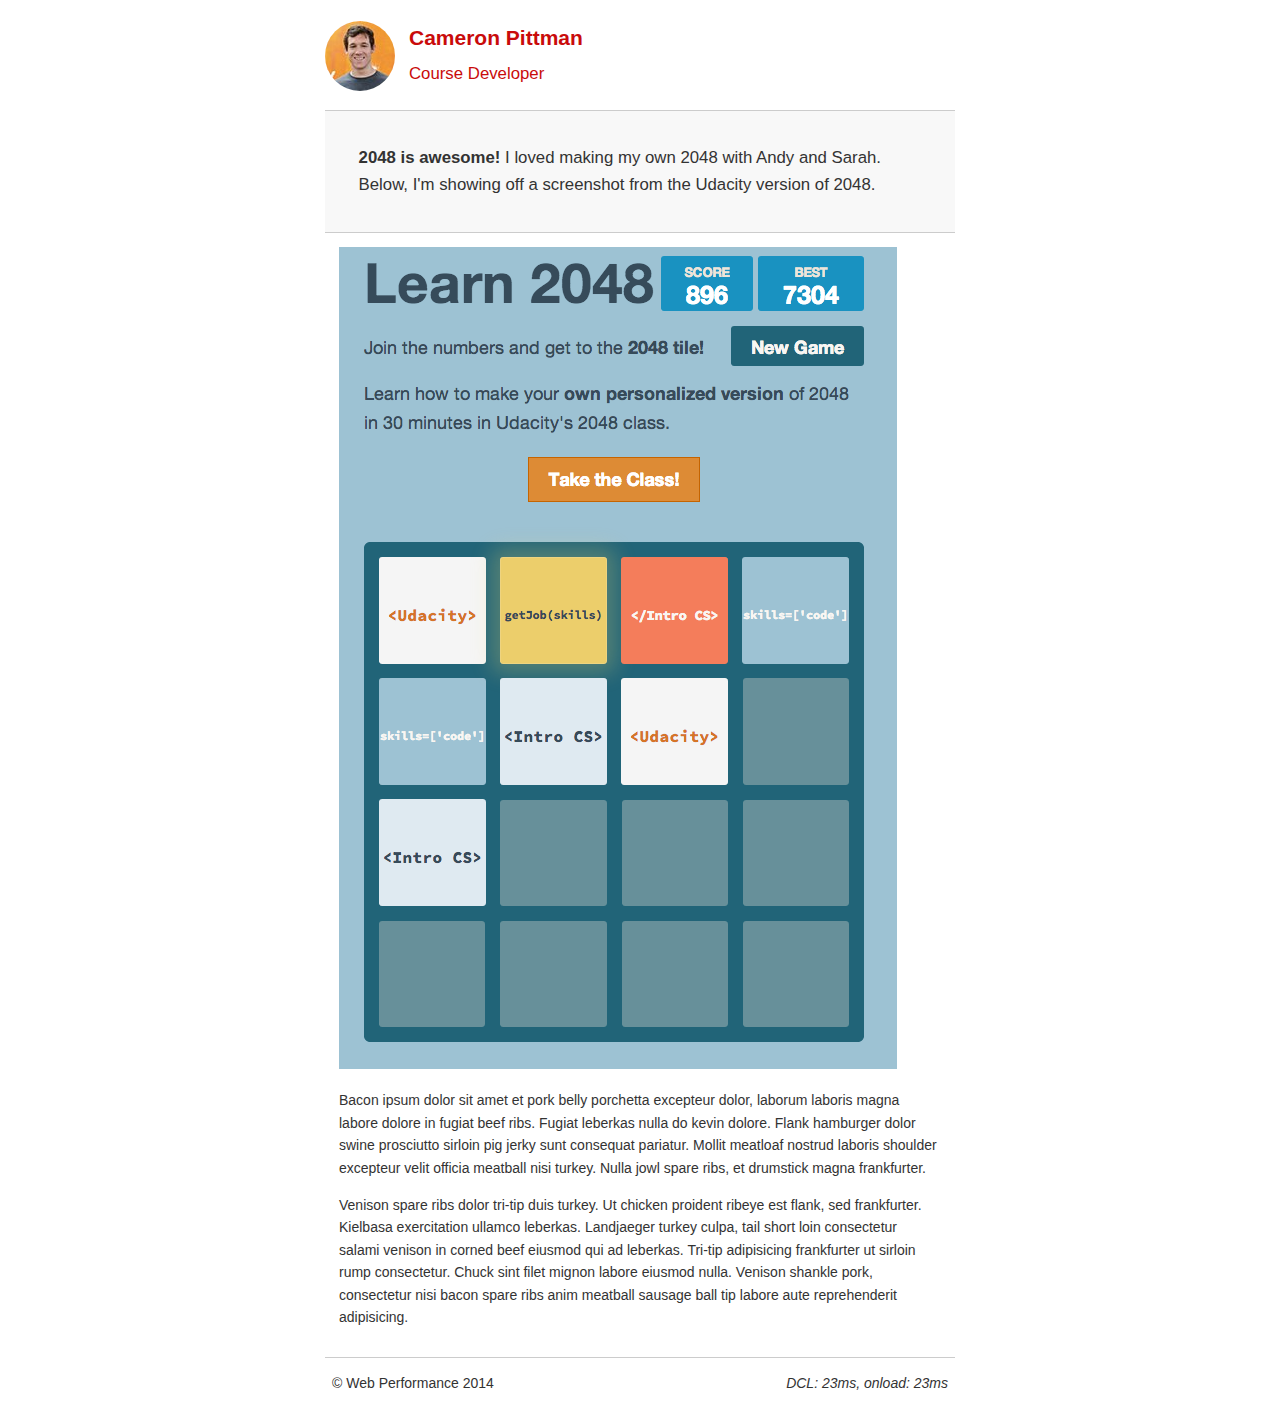
<file: project-2048.html>
<!DOCTYPE html>
<html lang="en">
  <head>
    <meta charset="utf-8">
    <meta name="viewport" content="width=device-width, initial-scale=1">
    <meta name="description" content=" FILL ME IN ">
    <meta name="author" content=" FILL ME IN ">
    <title>Cameron Pittman: Portfolio</title>

    <!-- Hmm, what is the impact of web fonts on speed? Measure it... -->
    <!-- <link href="//fonts.googleapis.com/css?family=Open+Sans:400,700" rel="stylesheet"> -->

    <link href="css/style.css" rel="stylesheet">
    <link href="css/print.css" rel="stylesheet">

    <script>
      (function(w,g){w['GoogleAnalyticsObject']=g;
      w[g]=w[g]||function(){(w[g].q=w[g].q||[]).push(arguments)};w[g].l=1*new Date();})(window,'ga');

      // Optional TODO: replace with your Google Analytics profile ID.
      ga('create', 'UA-XXXX-Y');
      ga('send', 'pageview');
    </script>
    <script src="//www.google-analytics.com/analytics.js"></script>
    <script src="js/perfmatters.js"></script>
  </head>

  <body>
    <header>
      <a href="/"><img src="img/profilepic.jpg"></a>
      <p>Cameron Pittman<br><span>Course Developer</span></p>
    </header>

    <div class="container">
      <div class="hero">
        <strong>2048 is awesome!</strong> I loved making my own 2048 with Andy and Sarah. Below, I'm showing off a screenshot from the Udacity version of 2048.
      </div>

      <div class="content">

        <img class="img-responsive" src="img/2048.png">

        <p>Bacon ipsum dolor sit amet et pork belly porchetta excepteur dolor, laborum laboris magna labore dolore in fugiat beef ribs. Fugiat leberkas nulla do kevin dolore. Flank hamburger dolor swine prosciutto sirloin pig jerky sunt consequat pariatur. Mollit meatloaf nostrud laboris shoulder excepteur velit officia meatball nisi turkey. Nulla jowl spare ribs, et drumstick magna frankfurter.</p>

        <p>Venison spare ribs dolor tri-tip duis turkey. Ut chicken proident ribeye est flank, sed frankfurter. Kielbasa exercitation ullamco leberkas. Landjaeger turkey culpa, tail short loin consectetur salami venison in corned beef eiusmod qui ad leberkas. Tri-tip adipisicing frankfurter ut sirloin rump consectetur. Chuck sint filet mignon labore eiusmod nulla. Venison shankle pork, consectetur nisi bacon spare ribs anim meatball sausage ball tip labore aute reprehenderit adipisicing.</p>

    </div>

    <footer>
      <p>&copy; Web Performance 2014 <span id="crp-stats"></span></p>
    </footer>
  </body>
</html>
</file>
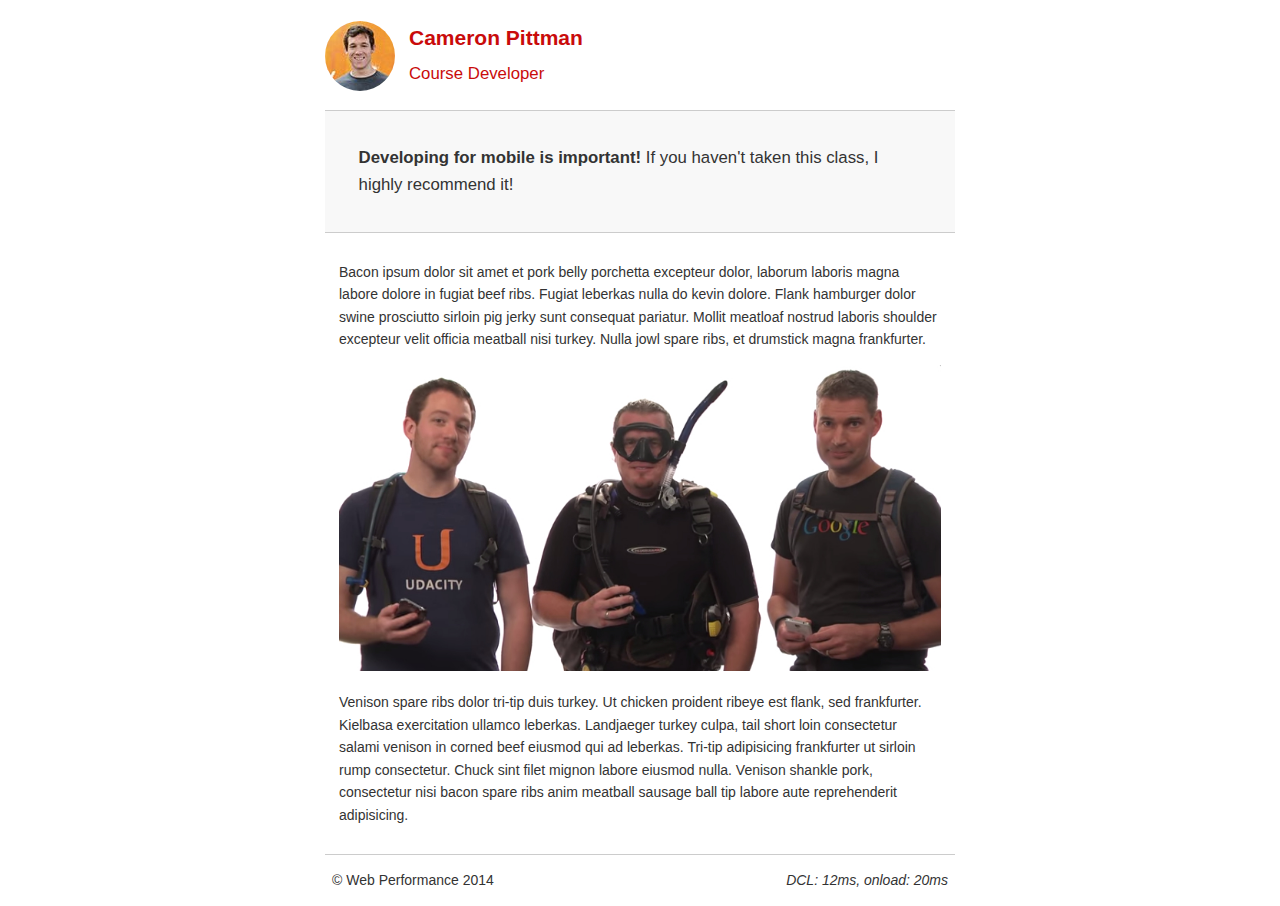
<file: project-mobile.html>
<!DOCTYPE html>
<html lang="en">
  <head>
    <meta charset="utf-8">
    <meta name="viewport" content="width=device-width, initial-scale=1">
    <meta name="description" content=" FILL ME IN ">
    <meta name="author" content=" FILL ME IN ">
    <title>Cameron Pitman: Portfolio</title>

    <!-- Hmm, what is the impact of web fonts on speed? Measure it... -->
    <!-- <link href="//fonts.googleapis.com/css?family=Open+Sans:400,700" rel="stylesheet"> -->

    <link href="css/style.css" rel="stylesheet">
    <link href="css/print.css" rel="stylesheet">

    <script>
      (function(w,g){w['GoogleAnalyticsObject']=g;
      w[g]=w[g]||function(){(w[g].q=w[g].q||[]).push(arguments)};w[g].l=1*new Date();})(window,'ga');

      // Optional TODO: replace with your Google Analytics profile ID.
      ga('create', 'UA-XXXX-Y');
      ga('send', 'pageview');
    </script>
    <script src="http://www.google-analytics.com/analytics.js"></script>
    <script async src="js/perfmatters.js"></script>
  </head>

  <body>
    <header>
      <a href="/"><img src="img/profilepic.jpg"></a>
      <p>Cameron Pittman<br><span>Course Developer</span></p>
    </header>

    <div class="container">
      <div class="hero">
        <strong>Developing for mobile is important!</strong> If you haven't taken this class, I highly recommend it!
      </div>

      <div class="content">

        <p>Bacon ipsum dolor sit amet et pork belly porchetta excepteur dolor, laborum laboris magna labore dolore in fugiat beef ribs. Fugiat leberkas nulla do kevin dolore. Flank hamburger dolor swine prosciutto sirloin pig jerky sunt consequat pariatur. Mollit meatloaf nostrud laboris shoulder excepteur velit officia meatball nisi turkey. Nulla jowl spare ribs, et drumstick magna frankfurter.</p>

        <img src="img/mobilewebdev.jpg">

        <p>Venison spare ribs dolor tri-tip duis turkey. Ut chicken proident ribeye est flank, sed frankfurter. Kielbasa exercitation ullamco leberkas. Landjaeger turkey culpa, tail short loin consectetur salami venison in corned beef eiusmod qui ad leberkas. Tri-tip adipisicing frankfurter ut sirloin rump consectetur. Chuck sint filet mignon labore eiusmod nulla. Venison shankle pork, consectetur nisi bacon spare ribs anim meatball sausage ball tip labore aute reprehenderit adipisicing.</p>

    </div>

    <footer>
      <p>&copy; Web Performance 2014 <span id="crp-stats"></span></p>
    </footer>
  </body>
</html>
</file>
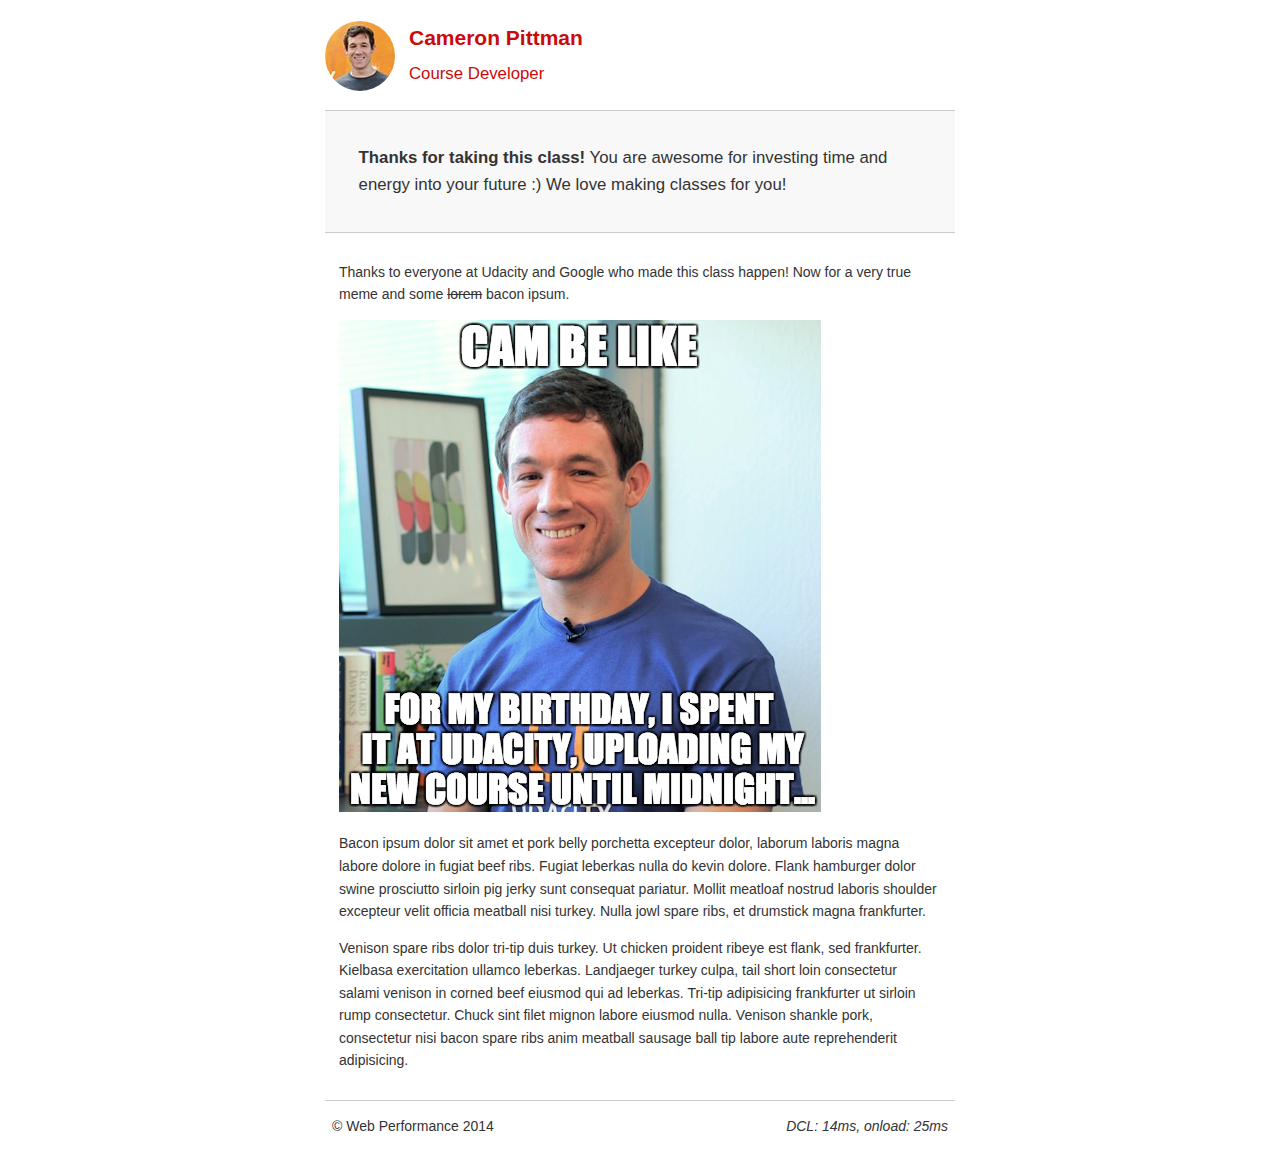
<file: project-webperf.html>
<!DOCTYPE html>
<html lang="en">
  <head>
    <meta charset="utf-8">
    <meta name="viewport" content="width=device-width, initial-scale=1">
    <meta name="description" content=" FILL ME IN ">
    <meta name="author" content=" FILL ME IN ">
    <title>Cameron Pittman: Portfolio</title>

    <!-- Hmm, what is the impact of web fonts on speed? Measure it... -->
    <!-- <link href="//fonts.googleapis.com/css?family=Open+Sans:400,700" rel="stylesheet"> -->

    <link href="css/style.css" rel="stylesheet">
    <link href="css/print.css" rel="stylesheet">

    <script>
      (function(w,g){w['GoogleAnalyticsObject']=g;
      w[g]=w[g]||function(){(w[g].q=w[g].q||[]).push(arguments)};w[g].l=1*new Date();})(window,'ga');

      // Optional TODO: replace with your Google Analytics profile ID.
      ga('create', 'UA-XXXX-Y');
      ga('send', 'pageview');
    </script>
    <script src="http://www.google-analytics.com/analytics.js"></script>
    <script async src="js/perfmatters.js"></script>
  </head>

  <body>
    <header>
      <a href="/"><img src="img/profilepic.jpg"></a>
      <p>Cameron Pittman<br><span>Course Developer</span></p>
    </header>

    <div class="container">
      <div class="hero">
        <strong>Thanks for taking this class!</strong> You are awesome for investing time and energy into your future :) We love making classes for you!
      </div>

      <div class="content">

        <p>Thanks to everyone at Udacity and Google who made this class happen! Now for a very true meme and some <strike>lorem</strike> bacon ipsum.</p>

        <img src="img/cam_be_like.jpg">

        <p>Bacon ipsum dolor sit amet et pork belly porchetta excepteur dolor, laborum laboris magna labore dolore in fugiat beef ribs. Fugiat leberkas nulla do kevin dolore. Flank hamburger dolor swine prosciutto sirloin pig jerky sunt consequat pariatur. Mollit meatloaf nostrud laboris shoulder excepteur velit officia meatball nisi turkey. Nulla jowl spare ribs, et drumstick magna frankfurter.</p>

        <p>Venison spare ribs dolor tri-tip duis turkey. Ut chicken proident ribeye est flank, sed frankfurter. Kielbasa exercitation ullamco leberkas. Landjaeger turkey culpa, tail short loin consectetur salami venison in corned beef eiusmod qui ad leberkas. Tri-tip adipisicing frankfurter ut sirloin rump consectetur. Chuck sint filet mignon labore eiusmod nulla. Venison shankle pork, consectetur nisi bacon spare ribs anim meatball sausage ball tip labore aute reprehenderit adipisicing.</p>

    </div>

    <footer>
      <p>&copy; Web Performance 2014 <span id="crp-stats"></span></p>
    </footer>
  </body>
</html>
</file>
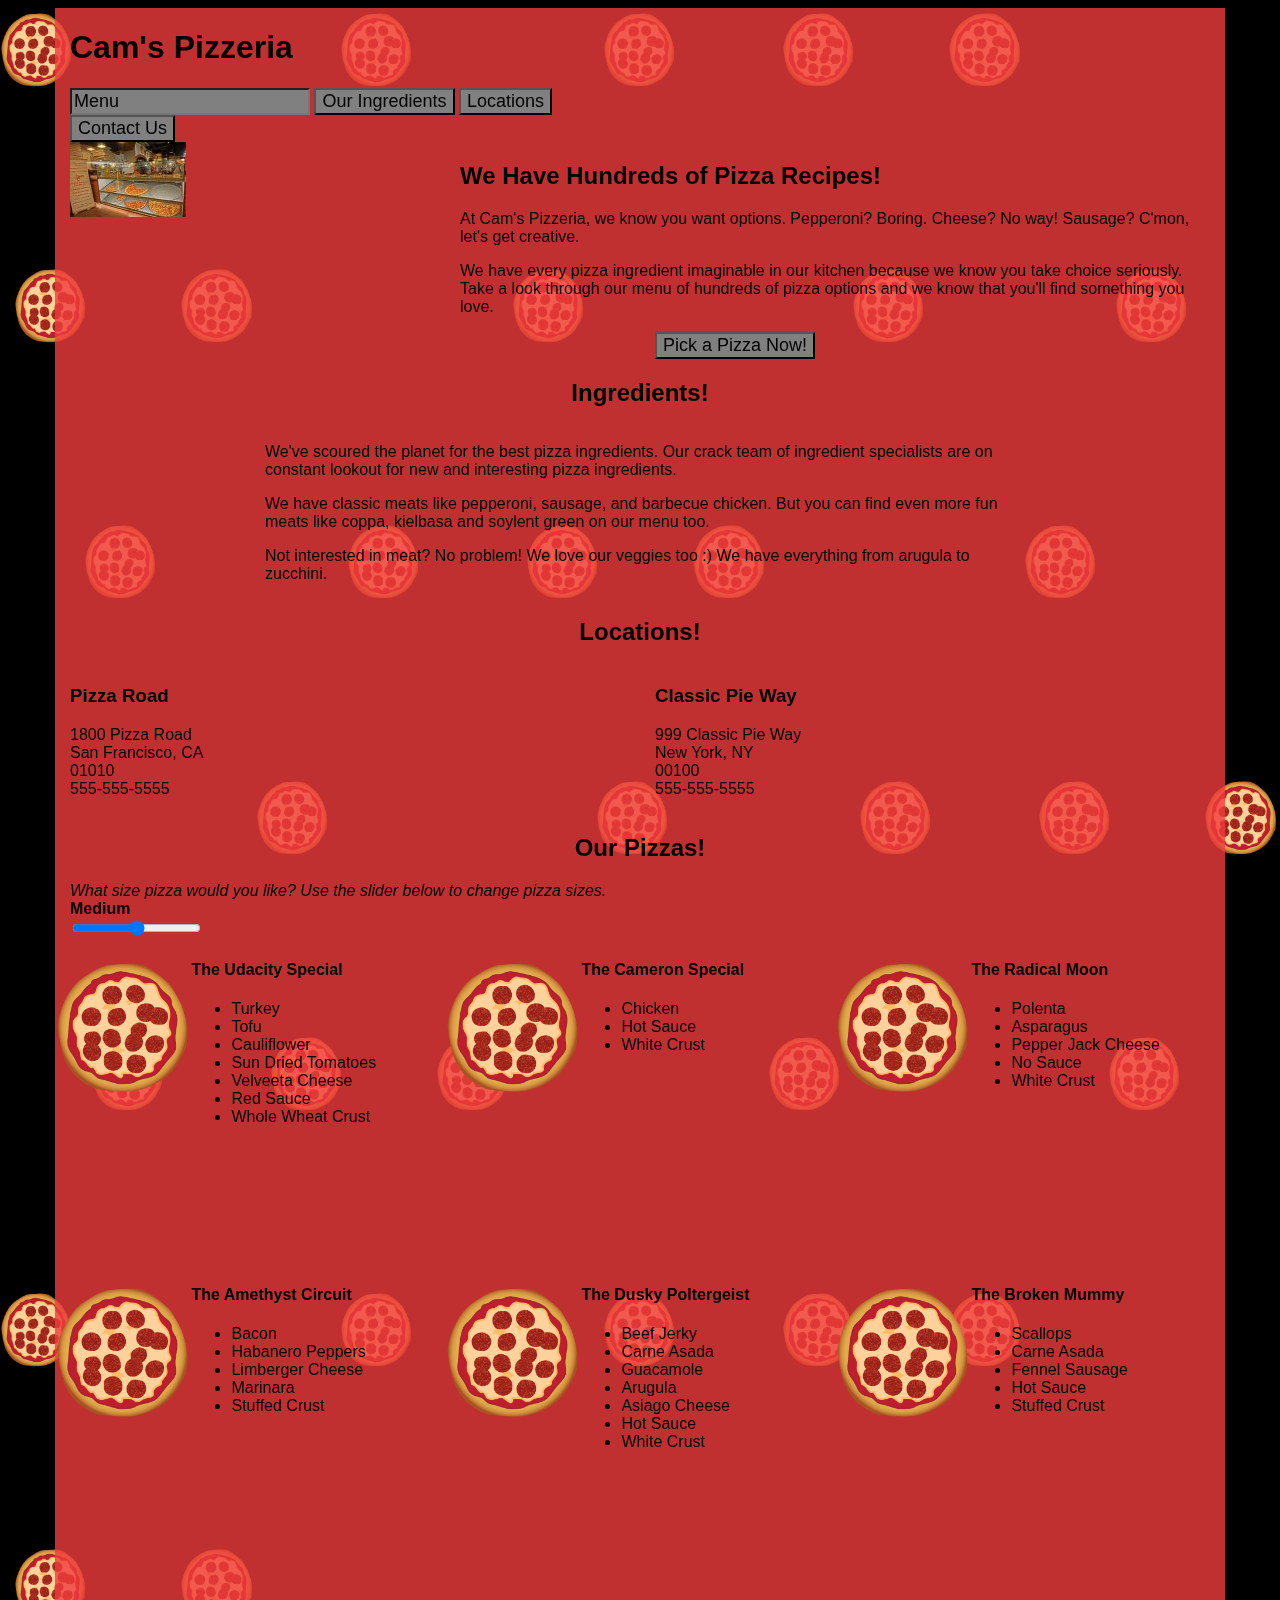
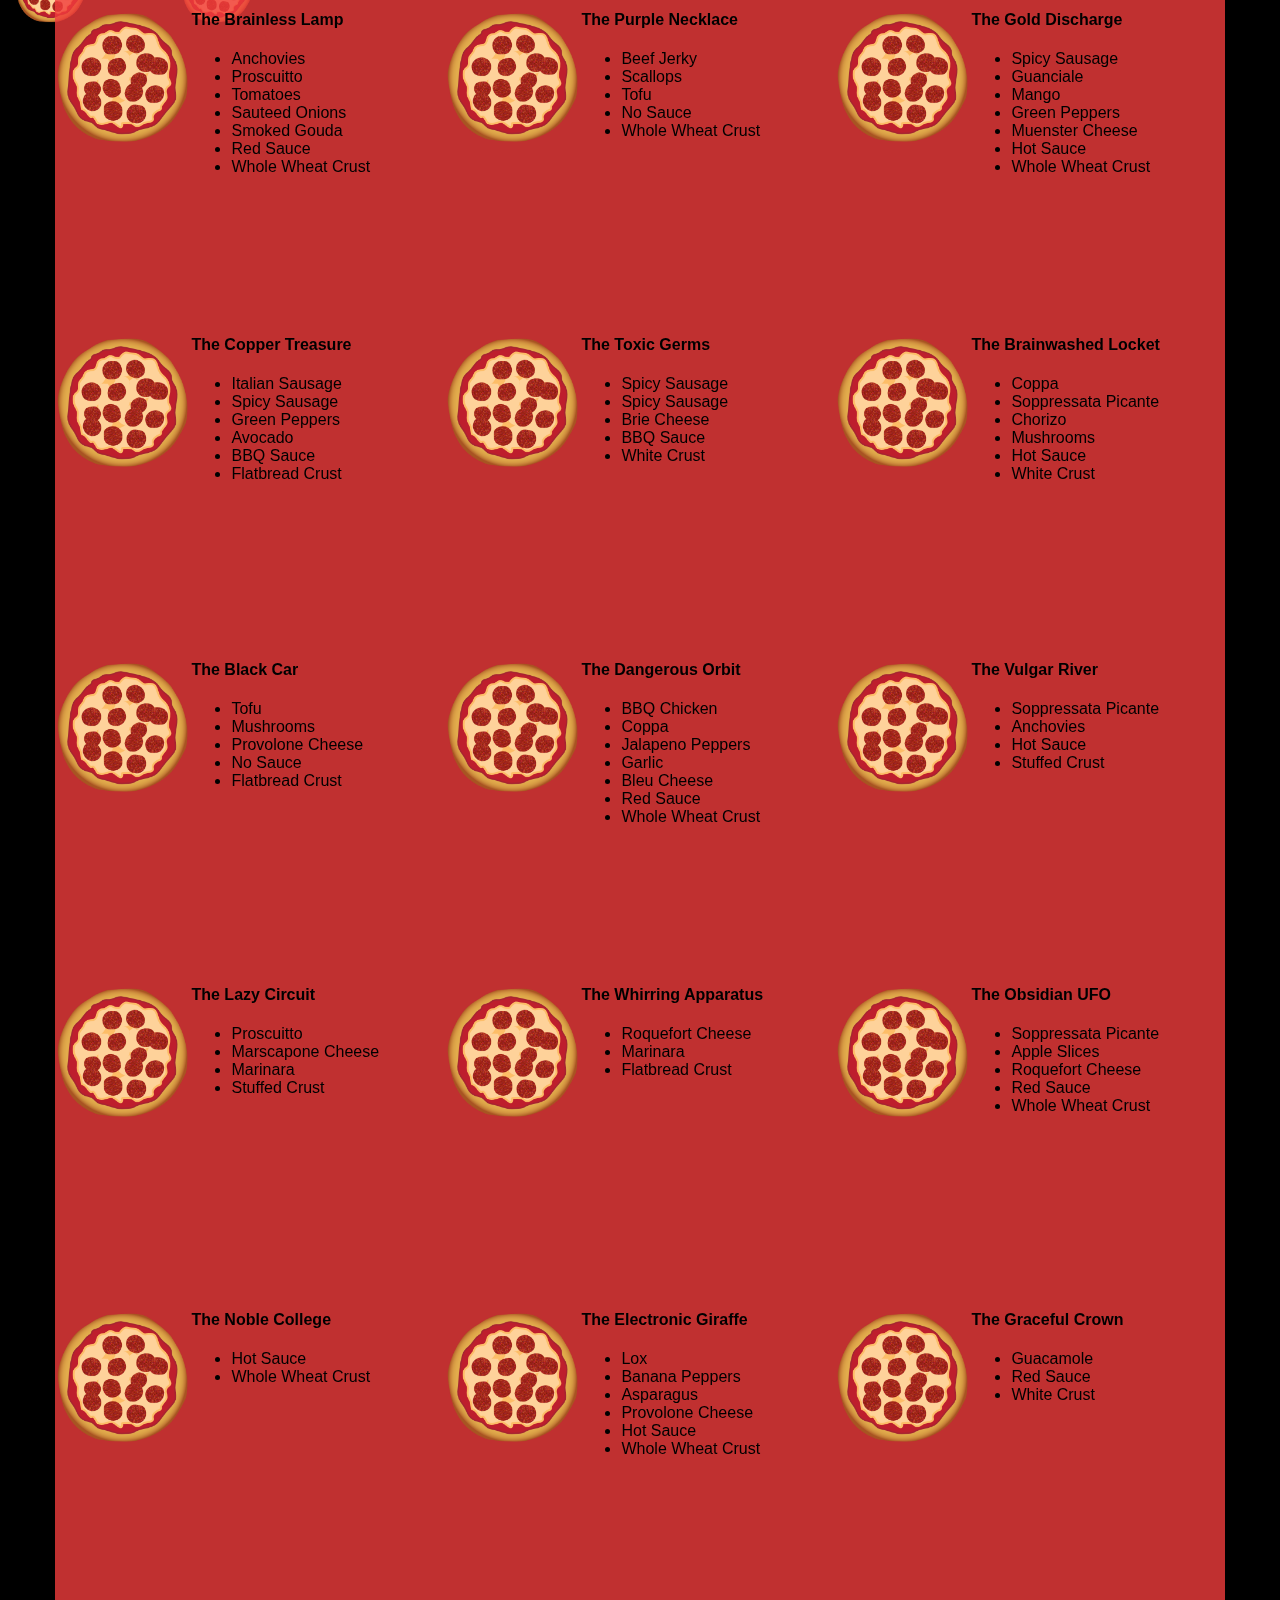
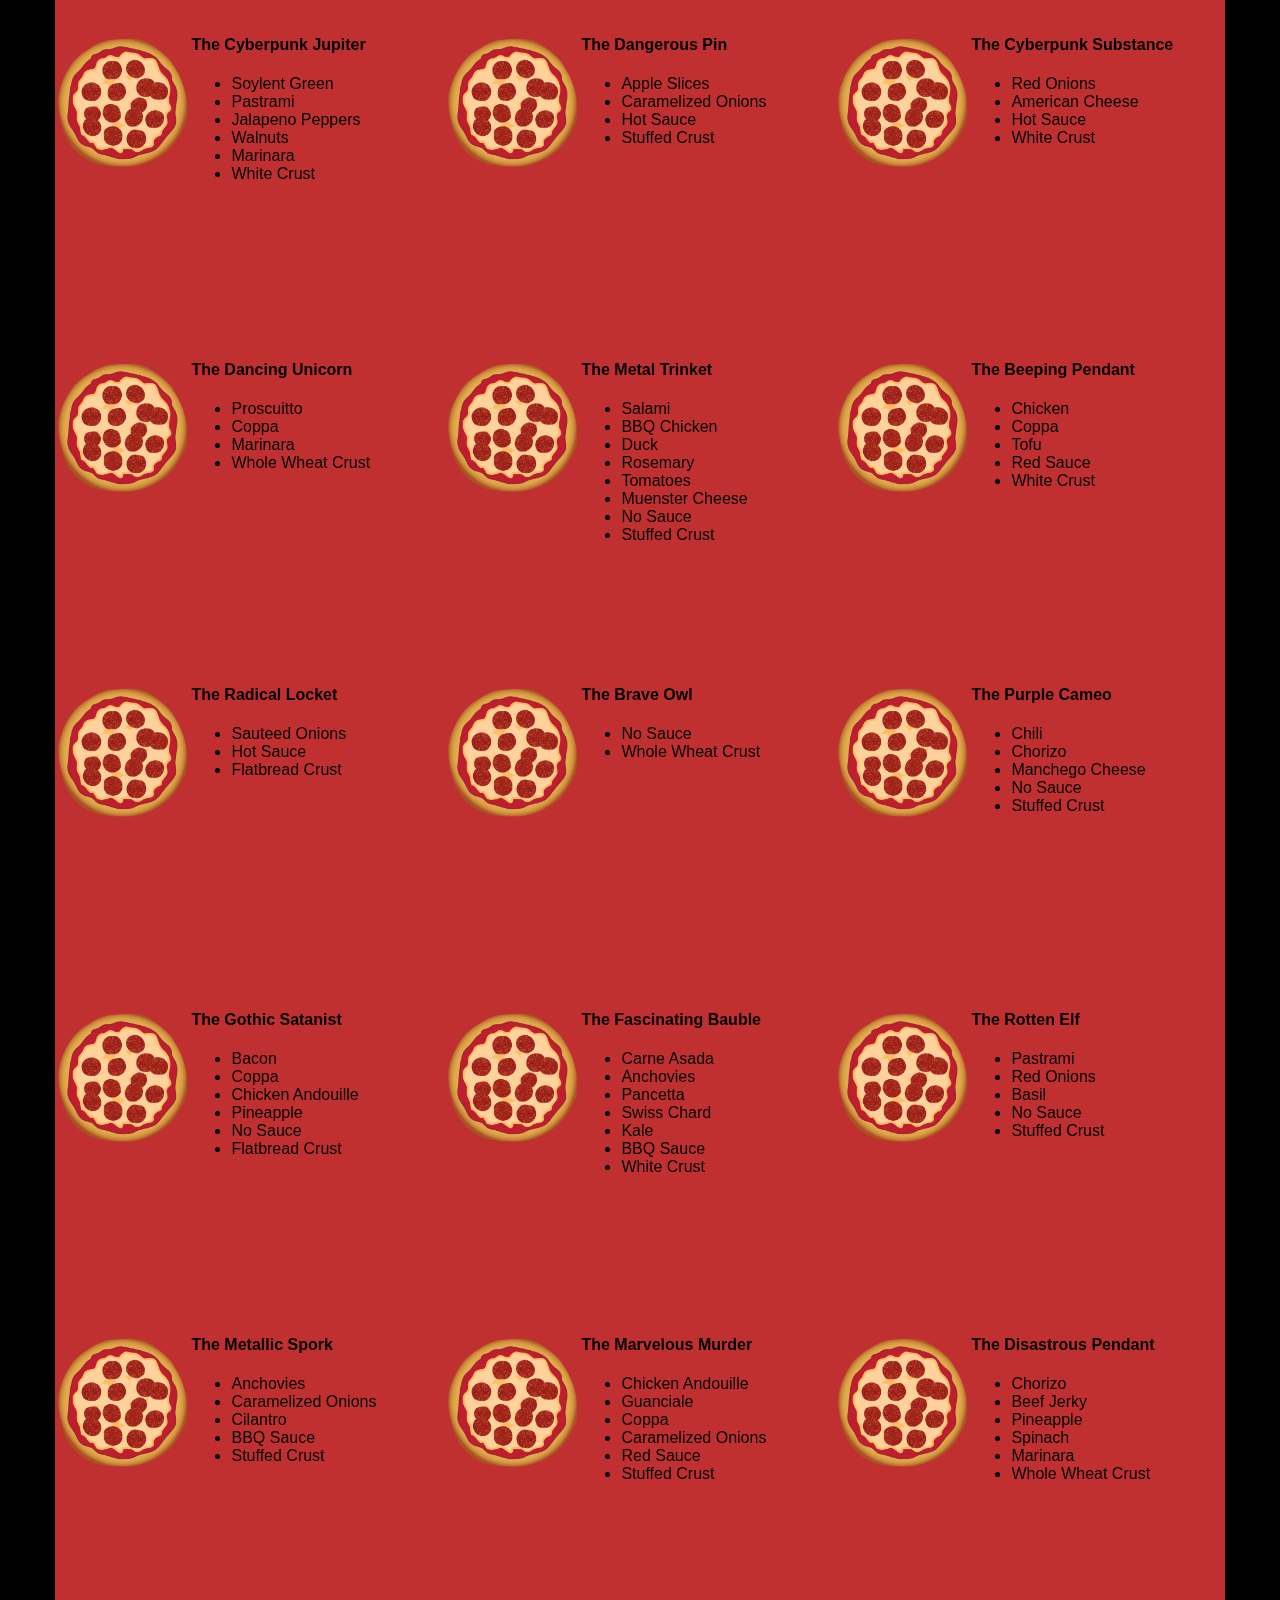
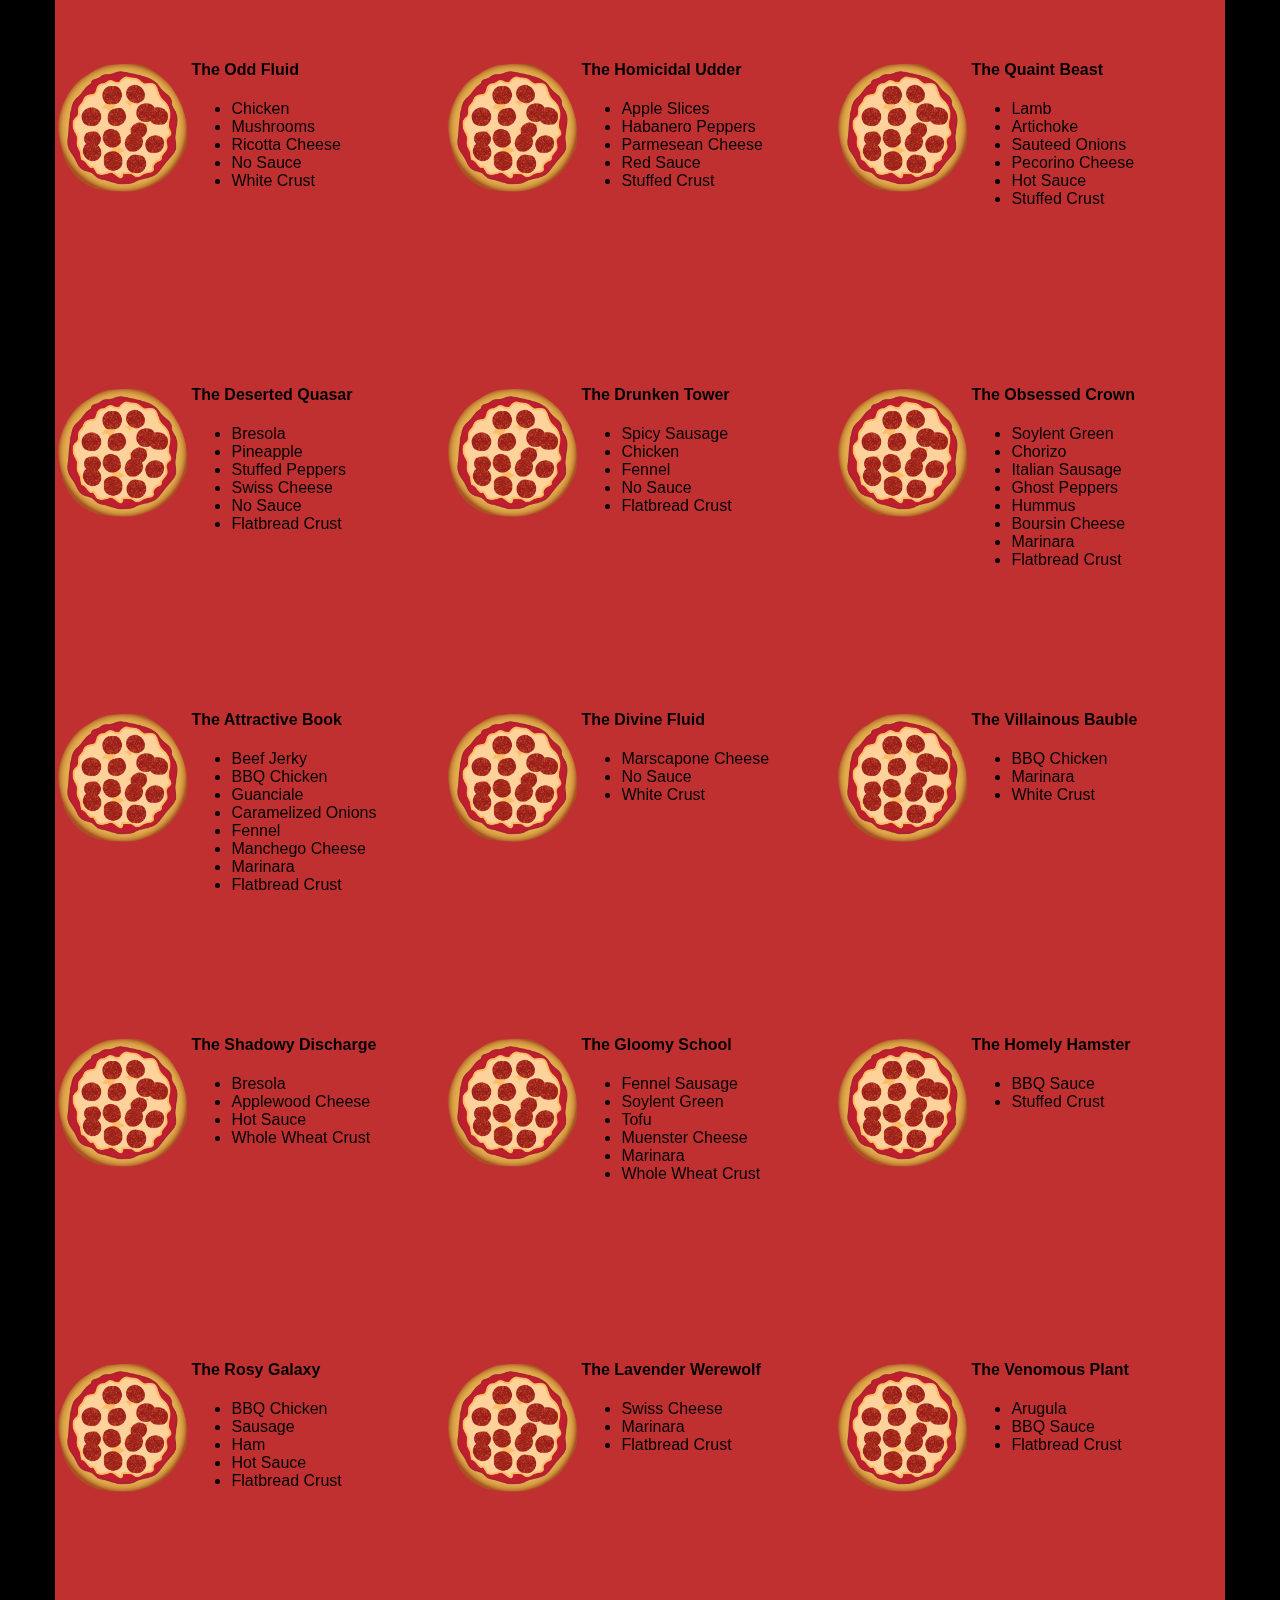
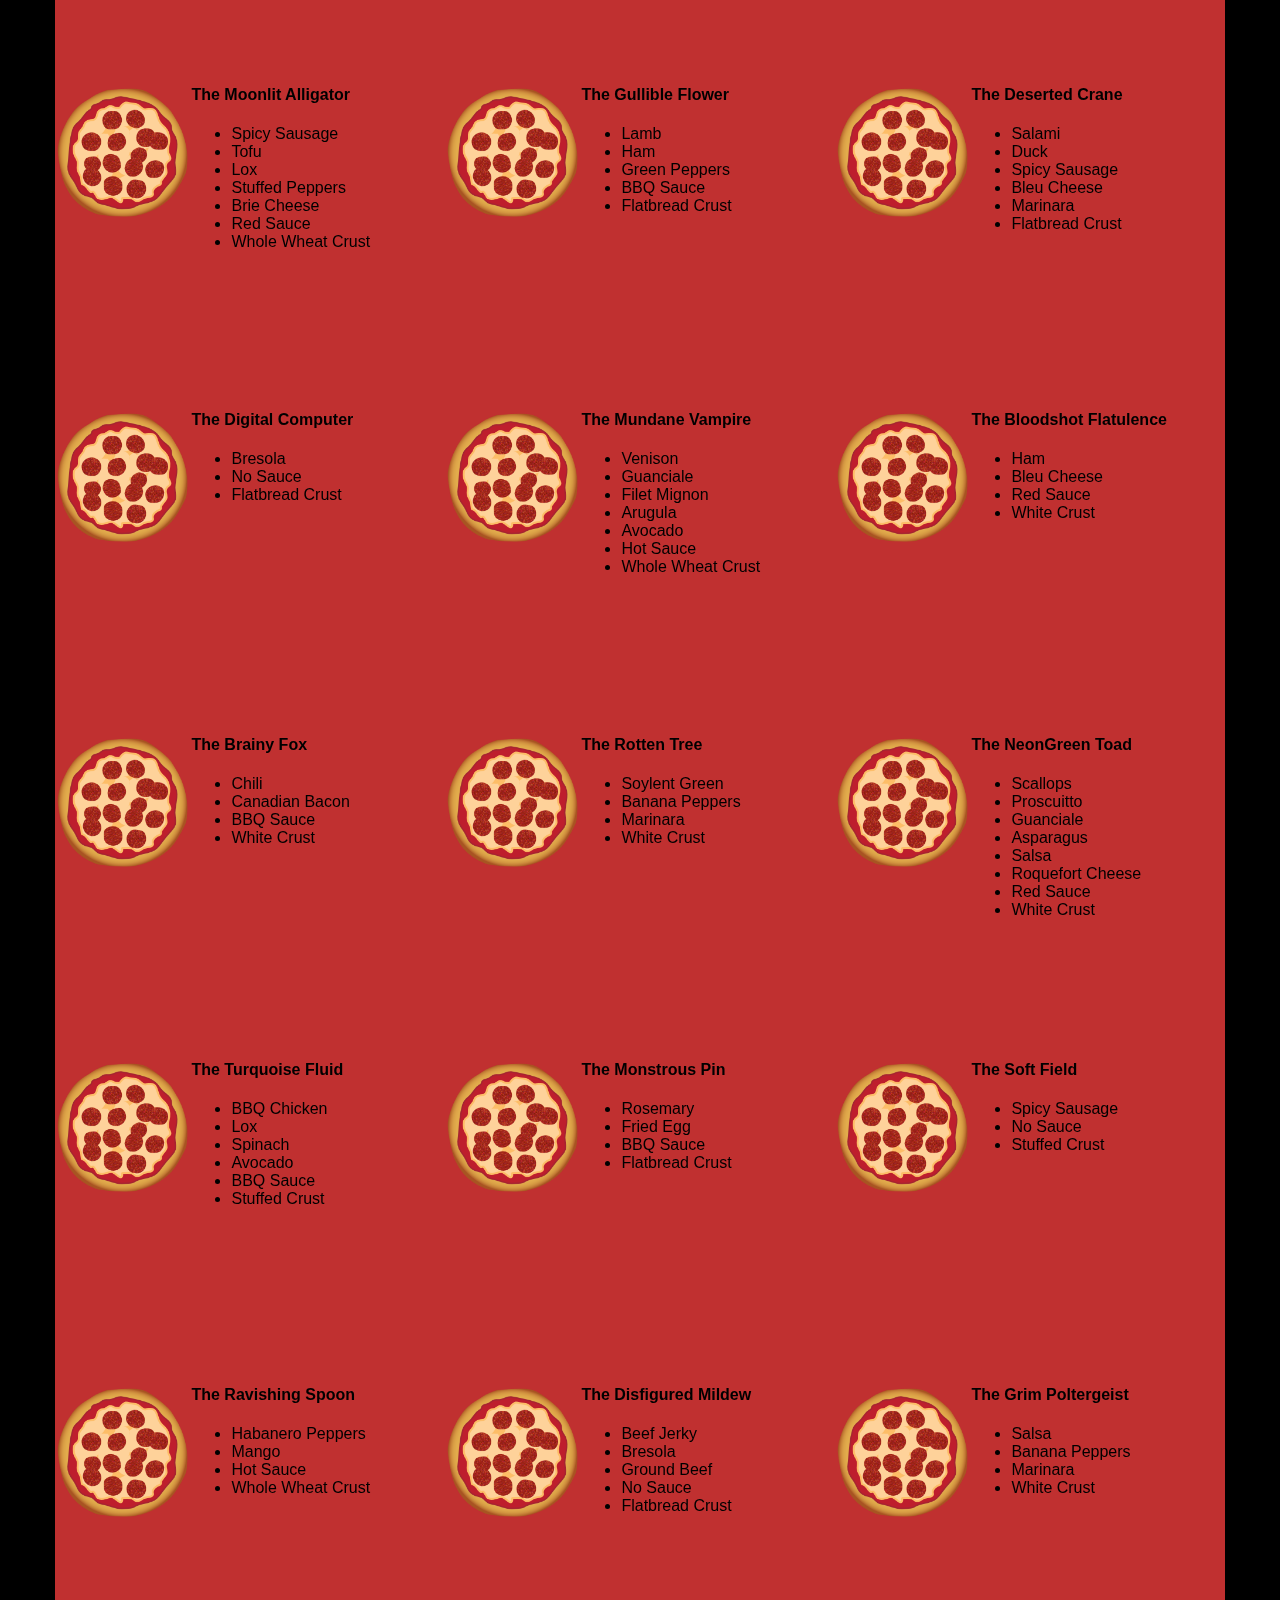
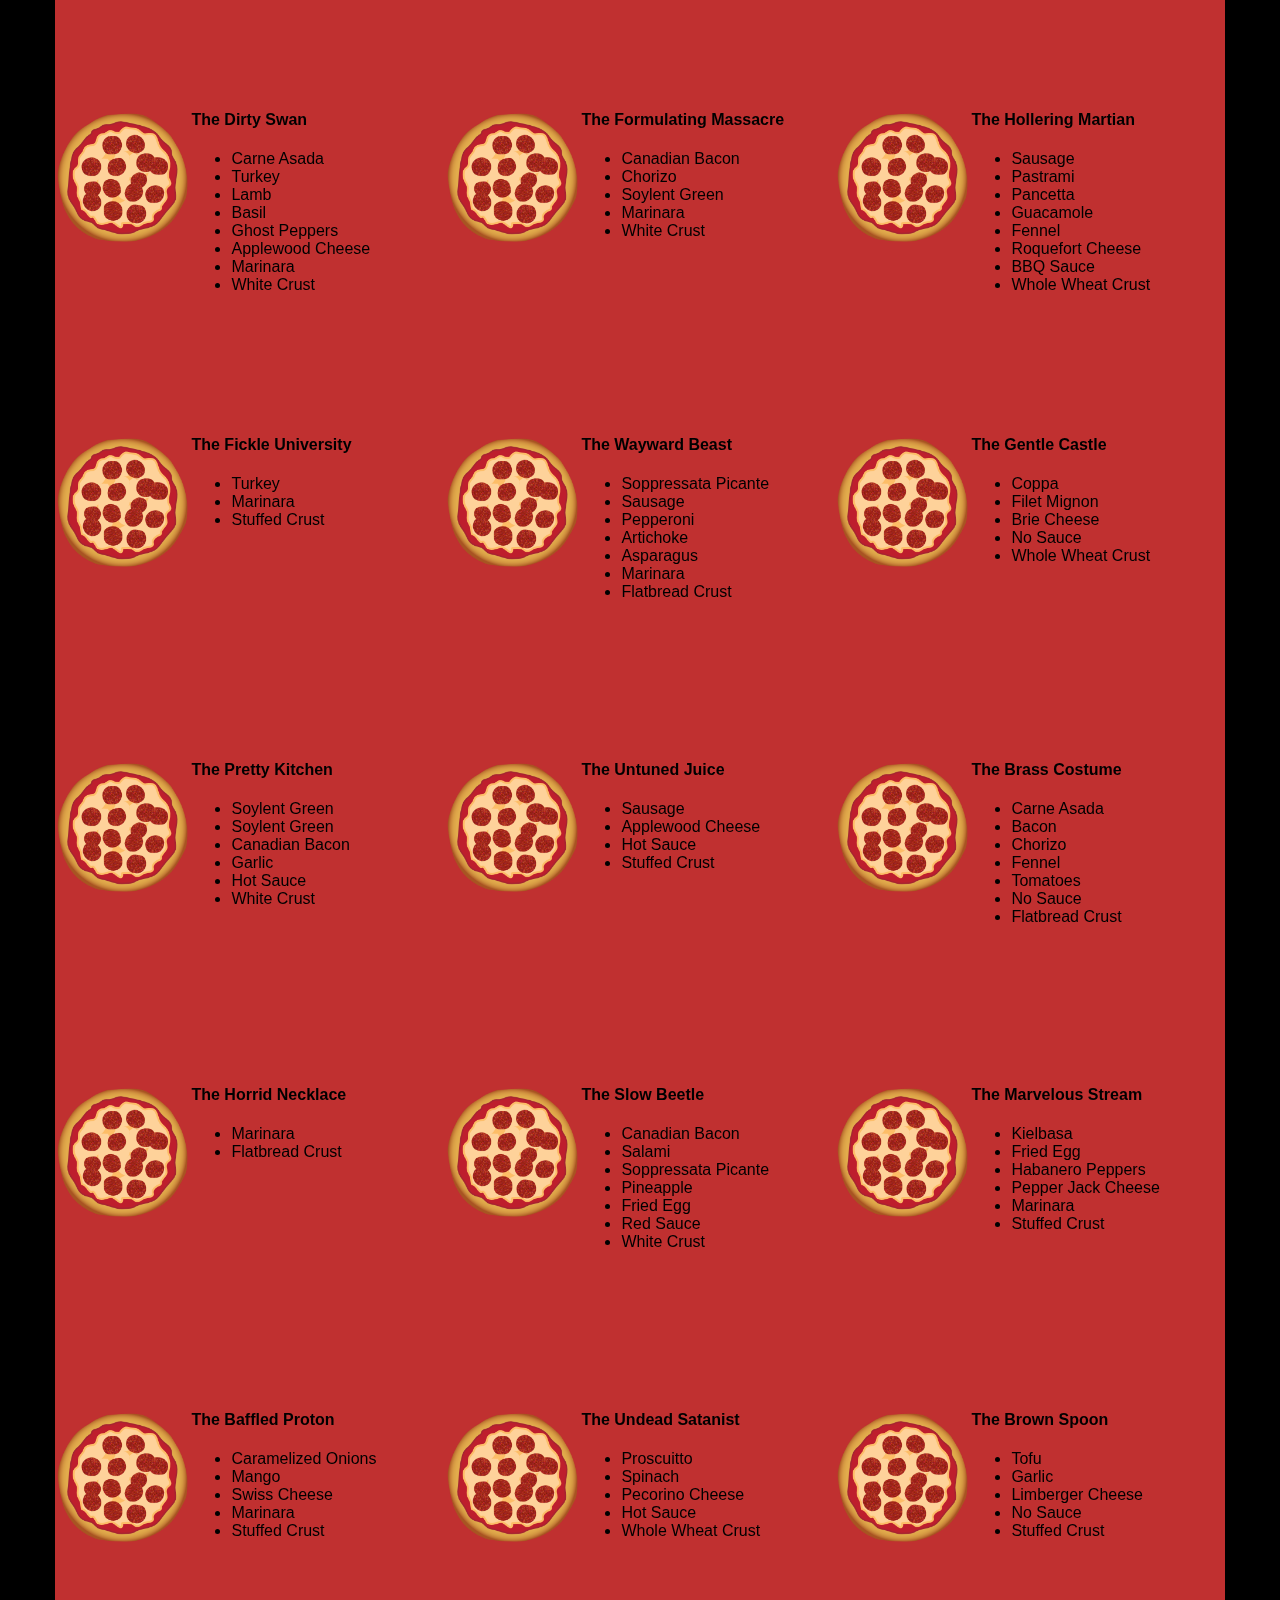
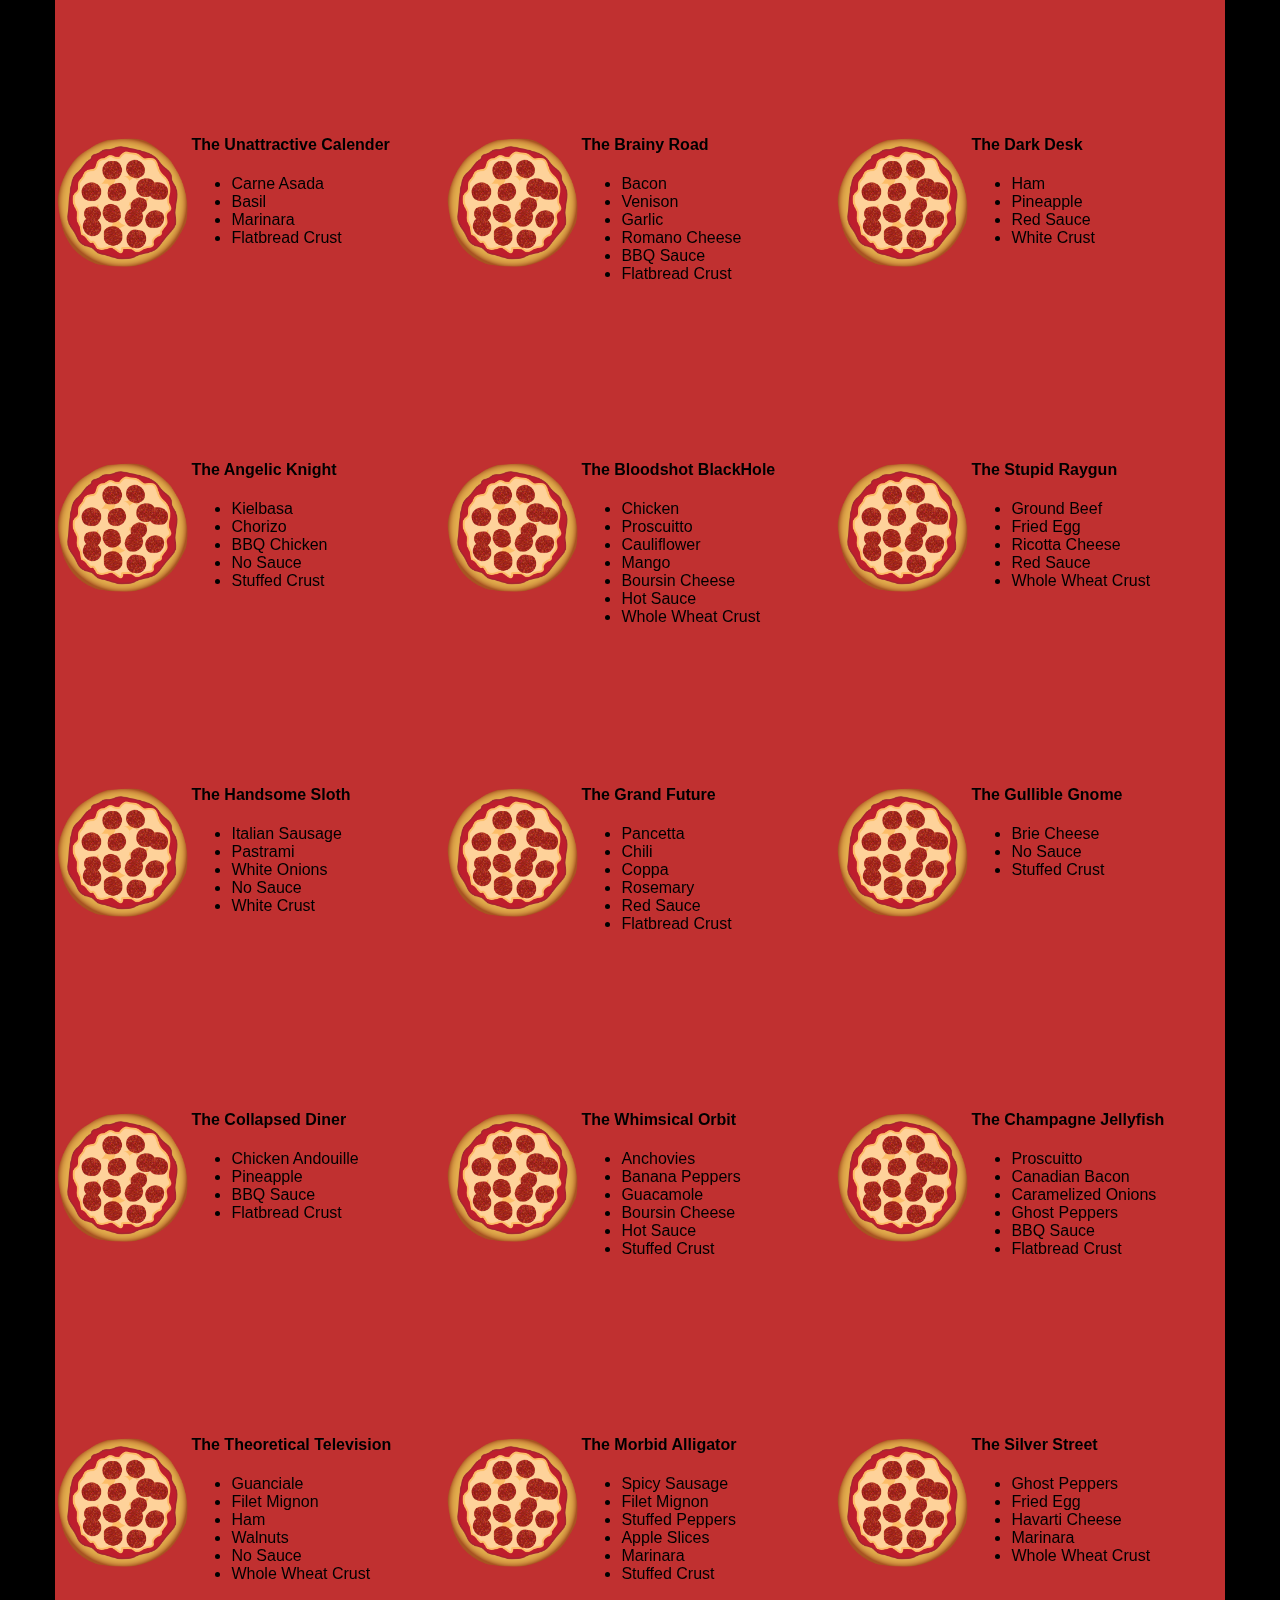
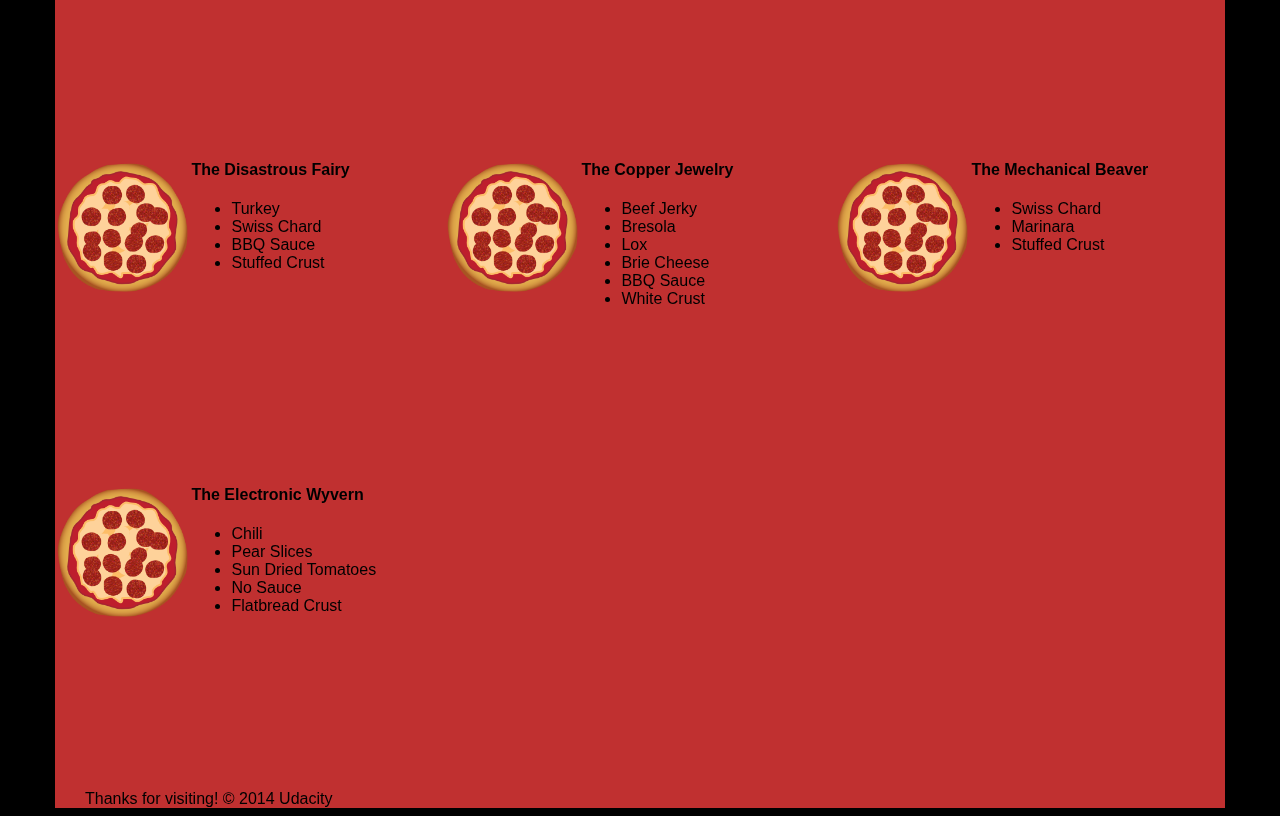
<file: views/pizza.html>
<!DOCTYPE HTML>
<html>
<head>
  <link rel="stylesheet" href="css/style.css">
  <link rel="stylesheet" href="css/bootstrap-grid.css">
</head>

<body>
  <div class="container">
    <div id="header" class="row">
      <div class="col-md-6">
        <div class="row">
          <div class="col-md-12">
            <h1>Cam's Pizzeria</h1>
            <div class="row">
              <div id="menu" class="col-md-12">
                <form action="#randomPizzas">
                  <input type="submit.randomPizzaContainer" value="Menu">
                </form>
                <form action="#ingredients">
                  <input type="submit" value="Our Ingredients">
                </form>
                <form action="#locations">
                  <input type="submit" value="Locations">
                </form>
                <form action="#" onsubmit="alert('Thanks for clicking! This button doesn\'t do anything because this is a fake pizzeria :\)')">
                  <input type="submit" value="Contact Us">
                </form>
              </div>
            </div>
          </div>
        </div>
      </div>
      <div id="movingPizzas1" class="col-md-6">
      </div>
    </div>
    <div id="callToAction" class="row">
      <div class="col-md-4">
        <img src="images/pizzeria.jpg" class="img-responsive"> <!-- Image credit to: http://commons.wikimedia.org/wiki/File:HK_TST_night_%E5%98%89%E8%98%AD%E9%81%93_Granville_Road_restaurant_Paisano's_Pizzeria_pizza_Dec-2013.JPG -->
      </div>
      <div class="col-md-8">
        <div class="row">
          <div class="col-md-12">
            <h2>We Have Hundreds of Pizza Recipes!</h2>
            <p>At Cam's Pizzeria, we know you want options. Pepperoni? Boring. Cheese? No way! Sausage? C'mon, let's get creative.</p>

            <p>We have every pizza ingredient imaginable in our kitchen because we know you take choice seriously. Take a look through our menu of hundreds of pizza options and we know that you'll find something you love.</p>
          </div>
        </div>
        <div class="row">
          <div class="col-md-6 col-md-push-3">
            <form action="#randomPizzas">
              <input type="submit" value="Pick a Pizza Now!">
            </form>
          </div>
        </div>
      </div>
    </div>
    <div id="ingredients" class="row">
      <div class="col-md-8 col-md-push-2">
        <div class="row">
          <div class="col-md-12 centered">
            <h2>Ingredients!</h2>
          </div>
        </div>
        <div class="row">
          <div class="col-md-12">
            <p>We've scoured the planet for the best pizza ingredients. Our crack team of ingredient specialists are on constant lookout for new and interesting pizza ingredients.</p>

            <p>We have classic meats like pepperoni, sausage, and barbecue chicken. But you can find even more fun meats like coppa, kielbasa and soylent green on our menu too.</p>

            <p>Not interested in meat? No problem! We love our veggies too :) We have everything from arugula to zucchini.</p>
          </div>
        </div>
      </div>
    </div>
    <div id="locations" class="row">
      <div class="col-md-12">
        <h2 style="text-align: center">Locations!</h2>
        <div class="row">
          <div class="col-md-6">
            <h3>Pizza Road</h3>
            <p>1800 Pizza Road<br>San Francisco, CA<br>01010<br>555-555-5555</p>
          </div>
          <div class="col-md-6">
            <h3>Classic Pie Way</h3>
            <p>999 Classic Pie Way<br>New York, NY<br>00100<br>555-555-5555</p>
          </div>
        </div>
      </div>
    </div>
    <div id="pizzaGenerator" class="row">
      <div class="col-md-12">
        <h2 style="text-align: center">Our Pizzas!</h2>
        <div class="row">
          <div class="col-md-12">
            <em>What size pizza would you like? Use the slider below to change pizza sizes.</em>
          </div>
          <div id="pizzaSize" class="col-md-6">Medium</div>
          <div class="col-md-12">
            <input id="sizeSlider" type="range" min="1" max="3" value="2" step="1" onchange="resizePizzas(this.value)"></input>
          </div>
        </div>
        <div id="randomPizzas" class="row">
          <div id="pizza0" class="randomPizzaContainer" style="width:33.33%; height: 325px;">
            <div style="width:35%">
              <img src="images/pizza.png" class="img-responsive">
            </div>
            <div style="width:65%">
              <h4>The Udacity Special</h4>
              <ul>
                <li>Turkey</li>
                <li>Tofu</li>
                <li>Cauliflower</li>
                <li>Sun Dried Tomatoes</li>
                <li>Velveeta Cheese</li>
                <li>Red Sauce</li>
                <li>Whole Wheat Crust</li>
              </ul>
            </div>
          </div>
          <div id="pizza1" class="randomPizzaContainer" style="width:33.33%; height: 325px;">
            <div style="width:35%">
              <img src="images/pizza.png" class="img-responsive">
            </div>
            <div style="width:65%">
              <h4>The Cameron Special</h4>
              <ul>
                <li>Chicken</li>
                <li>Hot Sauce</li>
                <li>White Crust</li>
              </ul>
            </div>
          </div>
        </div>
      </div>
    </div>
    <div id="footer" class="col-md-12">Thanks for visiting! &copy; 2014 Udacity</div>
  </div>
  <script type="text/javascript" src="js/main.js"></script>
</body>

</html>
</html>
</file>
<file: css/style.css>
html{font-size:100%;overflow-y:scroll;-webkit-tap-highlight-color:rgba(0,0,0,0);-ms-text-size-adjust:100%;-webkit-text-size-adjust:none;}
body{margin:0;font-size:14px;line-height:1.61;font-weight:400;}
body, button, input, select, textarea{font-family:'Open Sans', sans-serif;color:#333;}
a{color:#12C;}
a:visited{color:#61C;}
a:focus{outline:thin dotted;}
a:hover, a:active{color:#c00;outline:0;}
b, strong{font-weight:bold;}
pre, code{font-family:monospace, monospace;font-size:1em;}
ul, ol{margin:1em 0;padding:0 0 0 20px;}
img{border:0;max-width:100%;}
body{background:#fff;}
header, footer, .container{max-width:45em;margin:0 auto;}
header{padding:0 0.5em;color:#C90B0B;}
header img{border-radius:40px;float:left;}
header p{font-size:1.5em;font-weight:bold;padding-left:4em;}
header p span{font-size:0.8em;font-weight:normal;}
.hero{padding:2em;background-color:#f8f8f8;font-size:1.2em;border-bottom:1px solid #ccc;border-top:1px solid #ccc;}
.content{padding:1em 1em;}
.content li{list-style-type:none;font-size:1.1em;}
li img{float:left;padding-right:1em;}
li p{font-size:0.9em;font-style:italic;}
footer{padding:0 0.5em;border-top:1px solid #ccc;}
footer span{float:right;font-style:italic;}
@media only screen and (max-width:480px){body{font-size:12px;}
header p{padding-left:4.5em;}
}
</file>
<file: css/print.css>
@media print {
    * { background: transparent !important; color: black !important; text-shadow: none !important; filter:none !important; -ms-filter: none !important; }
    a, a:visited { color: #444 !important; text-decoration: underline; }
    a[href]:after { content: " (" attr(href) ")"; }
    tr, img { page-break-inside: avoid; }
    img { max-width: 100% !important; }
    @page { margin: 0.5cm; }
    p, h2, h3 { orphans: 3; widows: 3; }
    h2, h3{ page-break-after: avoid; }
}
</file>
<file: views/css/style.css>
/** {
  outline: 1px solid red !important;
}*/
* {
  -webkit-box-sizing: border-box;
  -moz-box-sizing: border-box;
  -box-sizing: border-box;
}

body {
  font-family: "Trebuchet MS", Helvetica, sans-serif;
  background: black;
}

input {
  background: grey;
  font-size: 18px;
}

form {
  display: inline-block;
}

.centered {
  text-align: center;
}

#pizzaSize {
  font-weight: 800;
}

.mover {
  position: fixed;
  width: 256px;
  z-index: -1;
}

.randomPizzaContainer {
  float: left;
  display: flex;
}

.randomPizzaContainer:after {
  content: "";
  display: table;
  clear:both;
}

 .container {
  background-color: rgba(240, 60, 60, 0.8);
}
</file>
